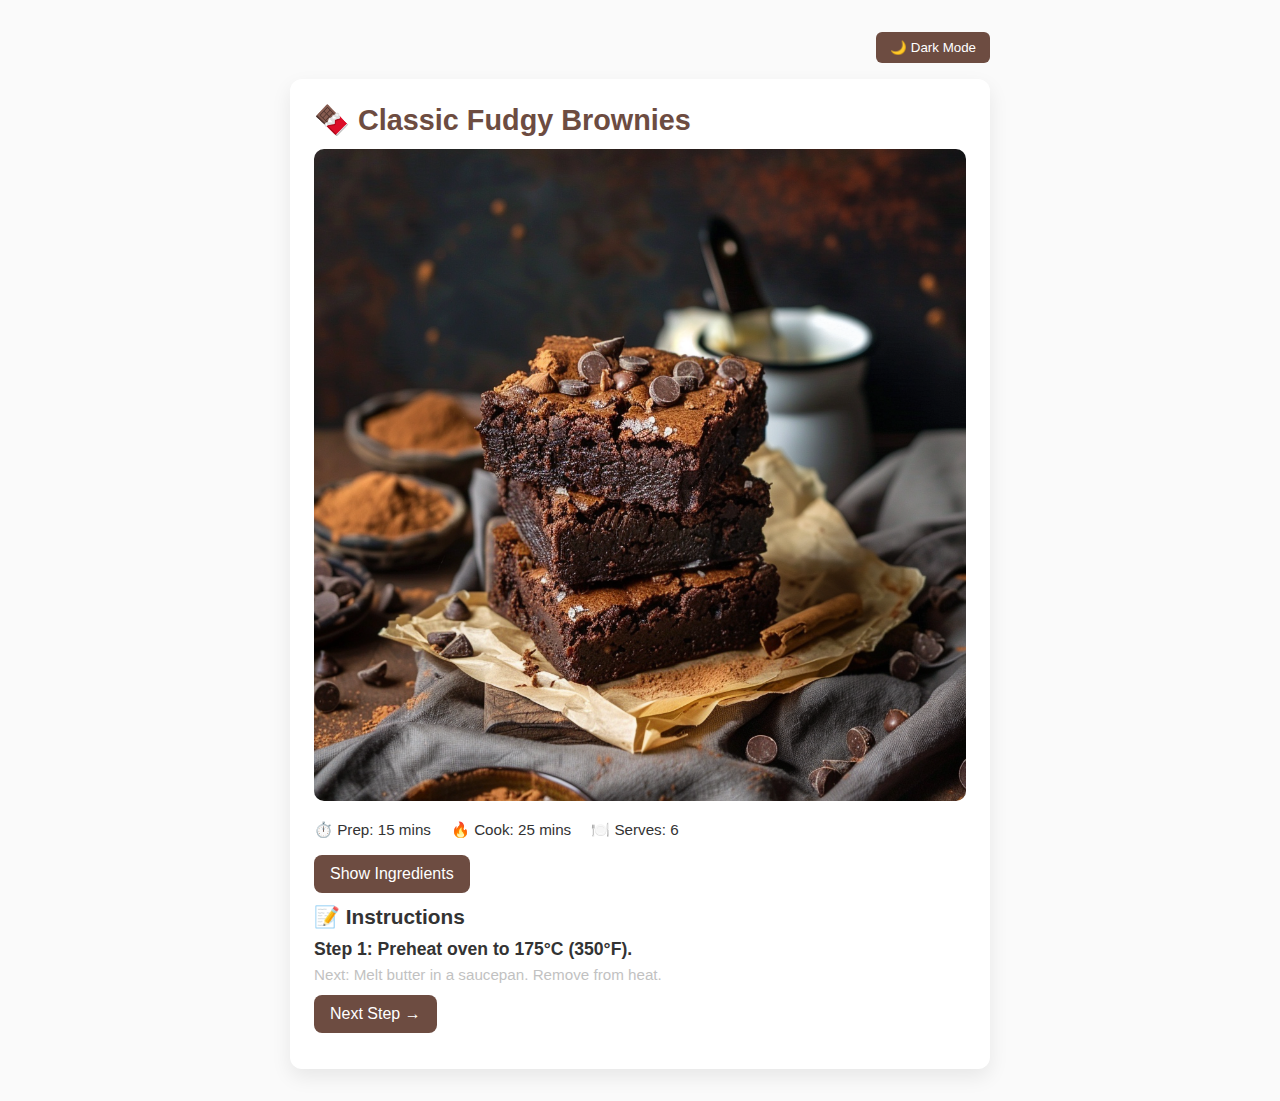
<file: index.html>
<!DOCTYPE html>
<html lang="en">
<head>
  <meta charset="UTF-8" />
  <meta name="viewport" content="width=device-width, initial-scale=1.0"/>
  <title>Brownie Recipe</title>
  <link rel="stylesheet" href="style.css" />
</head>
<body>
  <main class="container">
    <div class="top-bar">
      <button id="darkModeToggle">🌙 Dark Mode</button>
    </div>

    <section class="recipe-card">
      <header>
        <h1>🍫 Classic Fudgy Brownies</h1>
        <img src="brownie img.png" alt="Brownies">
      </header>

      <div class="meta">
        <span>⏱️ Prep: 15 mins</span>
        <span>🔥 Cook: 25 mins</span>
        <span>🍽️ Serves: 6</span>
      </div>

      <button id="toggle-btn">Show Ingredients</button>

      <ul id="ingredients" class="ingredients hidden">
        <li>1/2 cup unsalted butter</li>
        <li>1 cup granulated sugar</li>
        <li>2 large eggs</li>
        <li>1/3 cup cocoa powder</li>
        <li>1/2 cup all-purpose flour</li>
        <li>1 tsp vanilla extract</li>
        <li>1/4 tsp salt</li>
      </ul>

      <section class="instructions">
        <h2>📝 Instructions</h2>
        <p id="currentStep">Step 1: Loading...</p>
        <p id="nextStep" class="faded"></p>
        <button id="nextButton">Next Step →</button>
      </section>
    </section>
  </main>

  <div id="explosionContainer"></div>

  <script src="script.js"></script>
</body>
</html>
</file>
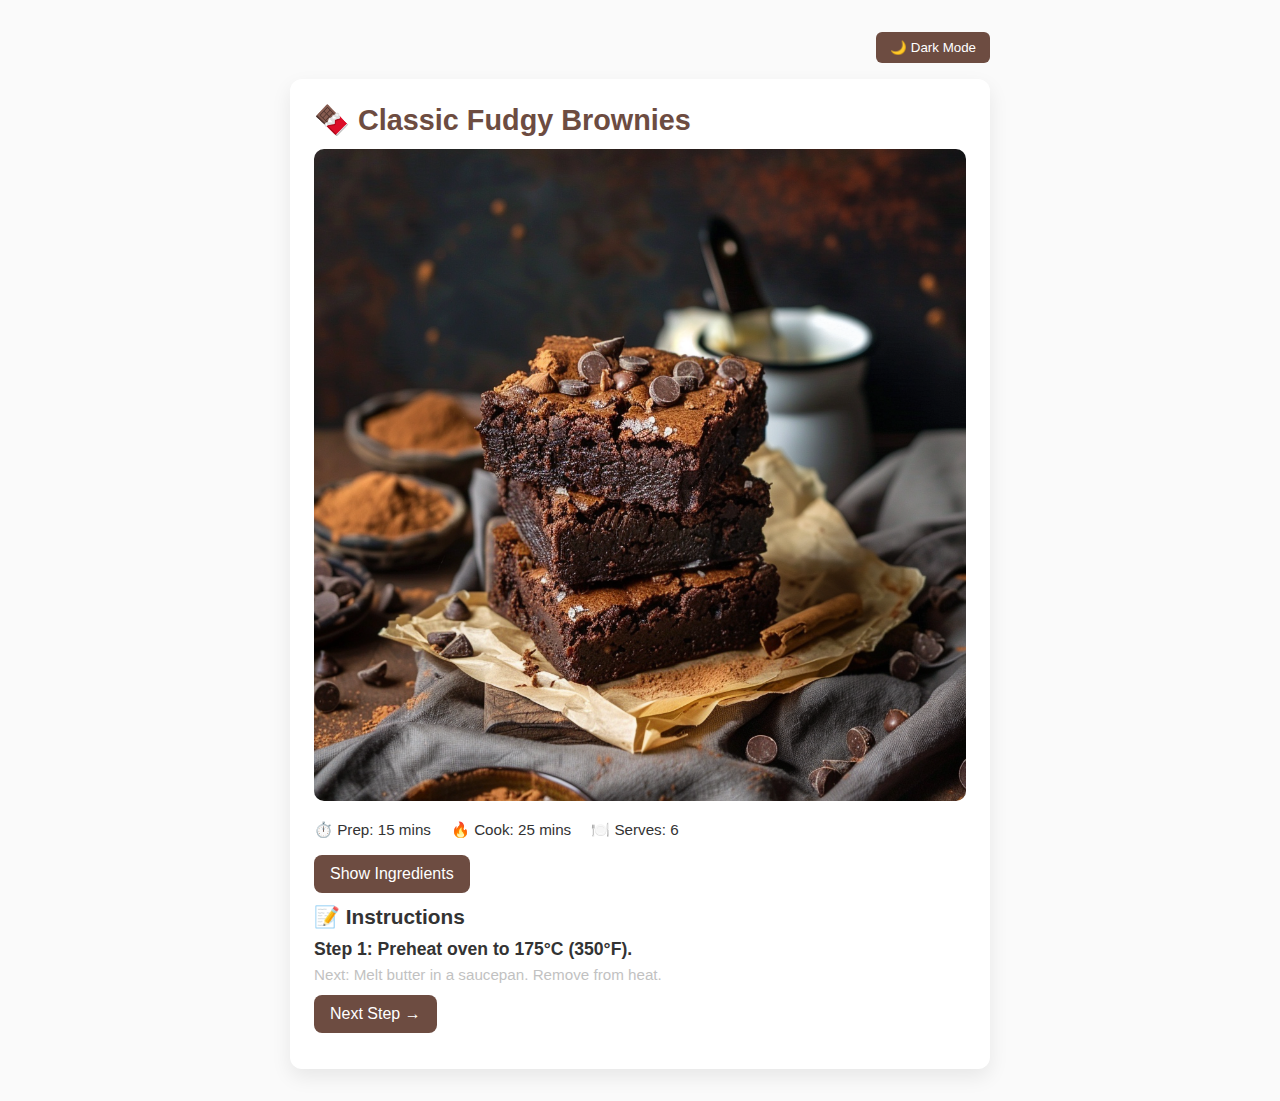
<file: recipe.html>
<!DOCTYPE html>
<html lang="en">
<head>
  <meta charset="UTF-8" />
  <meta name="viewport" content="width=device-width, initial-scale=1.0"/>
  <title>Brownie Recipe</title>
  <link rel="stylesheet" href="recipe.css" />
</head>
<body>
  <main class="container">
    <div class="top-bar">
      <button id="darkModeToggle">🌙 Dark Mode</button>
    </div>

    <section class="recipe-card">
      <header>
        <h1>🍫 Classic Fudgy Brownies</h1>
        <img src="brownie img.png" alt="Brownies">
      </header>

      <div class="meta">
        <span>⏱️ Prep: 15 mins</span>
        <span>🔥 Cook: 25 mins</span>
        <span>🍽️ Serves: 6</span>
      </div>

      <button id="toggle-btn">Show Ingredients</button>

      <ul id="ingredients" class="ingredients hidden">
        <li>1/2 cup unsalted butter</li>
        <li>1 cup granulated sugar</li>
        <li>2 large eggs</li>
        <li>1/3 cup cocoa powder</li>
        <li>1/2 cup all-purpose flour</li>
        <li>1 tsp vanilla extract</li>
        <li>1/4 tsp salt</li>
      </ul>

      <section class="instructions">
        <h2>📝 Instructions</h2>
        <p id="currentStep">Step 1: Loading...</p>
        <p id="nextStep" class="faded"></p>
        <button id="nextButton">Next Step →</button>
      </section>
    </section>
  </main>

  <div id="explosionContainer"></div>

  <script src="recipe.js"></script>
</body>
</html>
</file>
<file: style.css>
:root {
  --bg-color: #fafafa;
  --text-color: #333;
  --card-bg: #fff;
  --accent: #6d4c41;
  --accent-dark: #5d4037;
}

body.dark-mode {
  --bg-color: #121212;
  --text-color: #e0e0e0;
  --card-bg: #1e1e1e;
  --accent: #8d6e63;
  --accent-dark: #6d4c41;
}

* {
  box-sizing: border-box;
  margin: 0;
  padding: 0;
}

body {
  font-family: 'Segoe UI', sans-serif;
  background: var(--bg-color);
  color: var(--text-color);
  padding: 2rem;
  display: flex;
  justify-content: center;
  transition: background 0.3s ease, color 0.3s ease;
}

.container {
  max-width: 700px;
  width: 100%;
}

.top-bar {
  display: flex;
  justify-content: flex-end;
  margin-bottom: 1rem;
}

#darkModeToggle {
  background: var(--accent);
  color: white;
  padding: 8px 14px;
  border: none;
  border-radius: 6px;
  cursor: pointer;
}

#darkModeToggle:hover {
  background: var(--accent-dark);
}

.recipe-card {
  background: var(--card-bg);
  padding: 24px;
  border-radius: 12px;
  box-shadow: 0 8px 20px rgba(0, 0, 0, 0.08);
}

.recipe-card h1 {
  font-size: 1.8rem;
  margin-bottom: 12px;
  color: var(--accent);
}

.recipe-card img {
  width: 100%;
  border-radius: 10px;
  margin-bottom: 16px;
}

.meta {
  display: flex;
  gap: 20px;
  font-size: 0.95rem;
  margin-bottom: 16px;
}

#toggle-btn, #nextButton {
  background-color: var(--accent);
  color: white;
  border: none;
  padding: 10px 16px;
  border-radius: 8px;
  cursor: pointer;
  font-size: 1rem;
  transition: background-color 0.2s ease-in-out;
  margin-bottom: 12px;
}

#toggle-btn:hover, #nextButton:hover {
  background-color: var(--accent-dark);
}

.hidden {
  display: none;
}

.ingredients {
  padding-left: 20px;
  margin-bottom: 20px;
  list-style-type: square;
  animation: fadeIn 0.4s ease-in;
}

.instructions h2 {
  font-size: 1.3rem;
  margin-bottom: 10px;
}

#currentStep {
  font-size: 1.1rem;
  font-weight: bold;
  margin-bottom: 6px;
}

#nextStep {
  font-size: 0.95rem;
  color: #999;
  margin-bottom: 12px;
}

.faded {
  opacity: 0.6;
}

/* Explosion Animation */
#explosionContainer {
  position: fixed;
  top: 0;
  left: 0;
  pointer-events: none;
  width: 100%;
  height: 100%;
  overflow: hidden;
  z-index: 1000;
}

.party-emoji {
  position: absolute;
  font-size: 2rem;
  animation: explode 1s ease-out forwards;
}

@keyframes explode {
  0% {
    opacity: 1;
    transform: scale(1) translateY(0);
  }
  100% {
    opacity: 0;
    transform: scale(0.5) translateY(-200px) rotate(720deg);
  }
}

#exploding-clock {
  font-size: 4rem;
  position: fixed;
  top: 50%;
  left: 50%;
  transform: translate(-50%, -50%);
  z-index: 999;
  animation: clockBang 4s ease-out 10;
}

@keyframes clockBang {
  0% {
    transform: scale(1) translate(-50%, -50%);
  }
  100% {
    transform: scale(5) translate(-50%, -50%);
    opacity: 0;
  }
}
</file>
<file: recipe.css>
:root {
  --bg-color: #fafafa;
  --text-color: #333;
  --card-bg: #fff;
  --accent: #6d4c41;
  --accent-dark: #5d4037;
}

body.dark-mode {
  --bg-color: #121212;
  --text-color: #e0e0e0;
  --card-bg: #1e1e1e;
  --accent: #8d6e63;
  --accent-dark: #6d4c41;
}

* {
  box-sizing: border-box;
  margin: 0;
  padding: 0;
}

body {
  font-family: 'Segoe UI', sans-serif;
  background: var(--bg-color);
  color: var(--text-color);
  padding: 2rem;
  display: flex;
  justify-content: center;
  transition: background 0.3s ease, color 0.3s ease;
}

.container {
  max-width: 700px;
  width: 100%;
}

.top-bar {
  display: flex;
  justify-content: flex-end;
  margin-bottom: 1rem;
}

#darkModeToggle {
  background: var(--accent);
  color: white;
  padding: 8px 14px;
  border: none;
  border-radius: 6px;
  cursor: pointer;
}

#darkModeToggle:hover {
  background: var(--accent-dark);
}

.recipe-card {
  background: var(--card-bg);
  padding: 24px;
  border-radius: 12px;
  box-shadow: 0 8px 20px rgba(0, 0, 0, 0.08);
}

.recipe-card h1 {
  font-size: 1.8rem;
  margin-bottom: 12px;
  color: var(--accent);
}

.recipe-card img {
  width: 100%;
  border-radius: 10px;
  margin-bottom: 16px;
}

.meta {
  display: flex;
  gap: 20px;
  font-size: 0.95rem;
  margin-bottom: 16px;
}

#toggle-btn, #nextButton {
  background-color: var(--accent);
  color: white;
  border: none;
  padding: 10px 16px;
  border-radius: 8px;
  cursor: pointer;
  font-size: 1rem;
  transition: background-color 0.2s ease-in-out;
  margin-bottom: 12px;
}

#toggle-btn:hover, #nextButton:hover {
  background-color: var(--accent-dark);
}

.hidden {
  display: none;
}

.ingredients {
  padding-left: 20px;
  margin-bottom: 20px;
  list-style-type: square;
  animation: fadeIn 0.4s ease-in;
}

.instructions h2 {
  font-size: 1.3rem;
  margin-bottom: 10px;
}

#currentStep {
  font-size: 1.1rem;
  font-weight: bold;
  margin-bottom: 6px;
}

#nextStep {
  font-size: 0.95rem;
  color: #999;
  margin-bottom: 12px;
}

.faded {
  opacity: 0.6;
}

/* Explosion Animation */
#explosionContainer {
  position: fixed;
  top: 0;
  left: 0;
  pointer-events: none;
  width: 100%;
  height: 100%;
  overflow: hidden;
  z-index: 1000;
}

.party-emoji {
  position: absolute;
  font-size: 2rem;
  animation: explode 1s ease-out forwards;
}

@keyframes explode {
  0% {
    opacity: 1;
    transform: scale(1) translateY(0);
  }
  100% {
    opacity: 0;
    transform: scale(0.5) translateY(-200px) rotate(720deg);
  }
}

#exploding-clock {
  font-size: 4rem;
  position: fixed;
  top: 50%;
  left: 50%;
  transform: translate(-50%, -50%);
  z-index: 999;
  animation: clockBang 4s ease-out 10;
}

@keyframes clockBang {
  0% {
    transform: scale(1) translate(-50%, -50%);
  }
  100% {
    transform: scale(5) translate(-50%, -50%);
    opacity: 0;
  }
}
</file>
